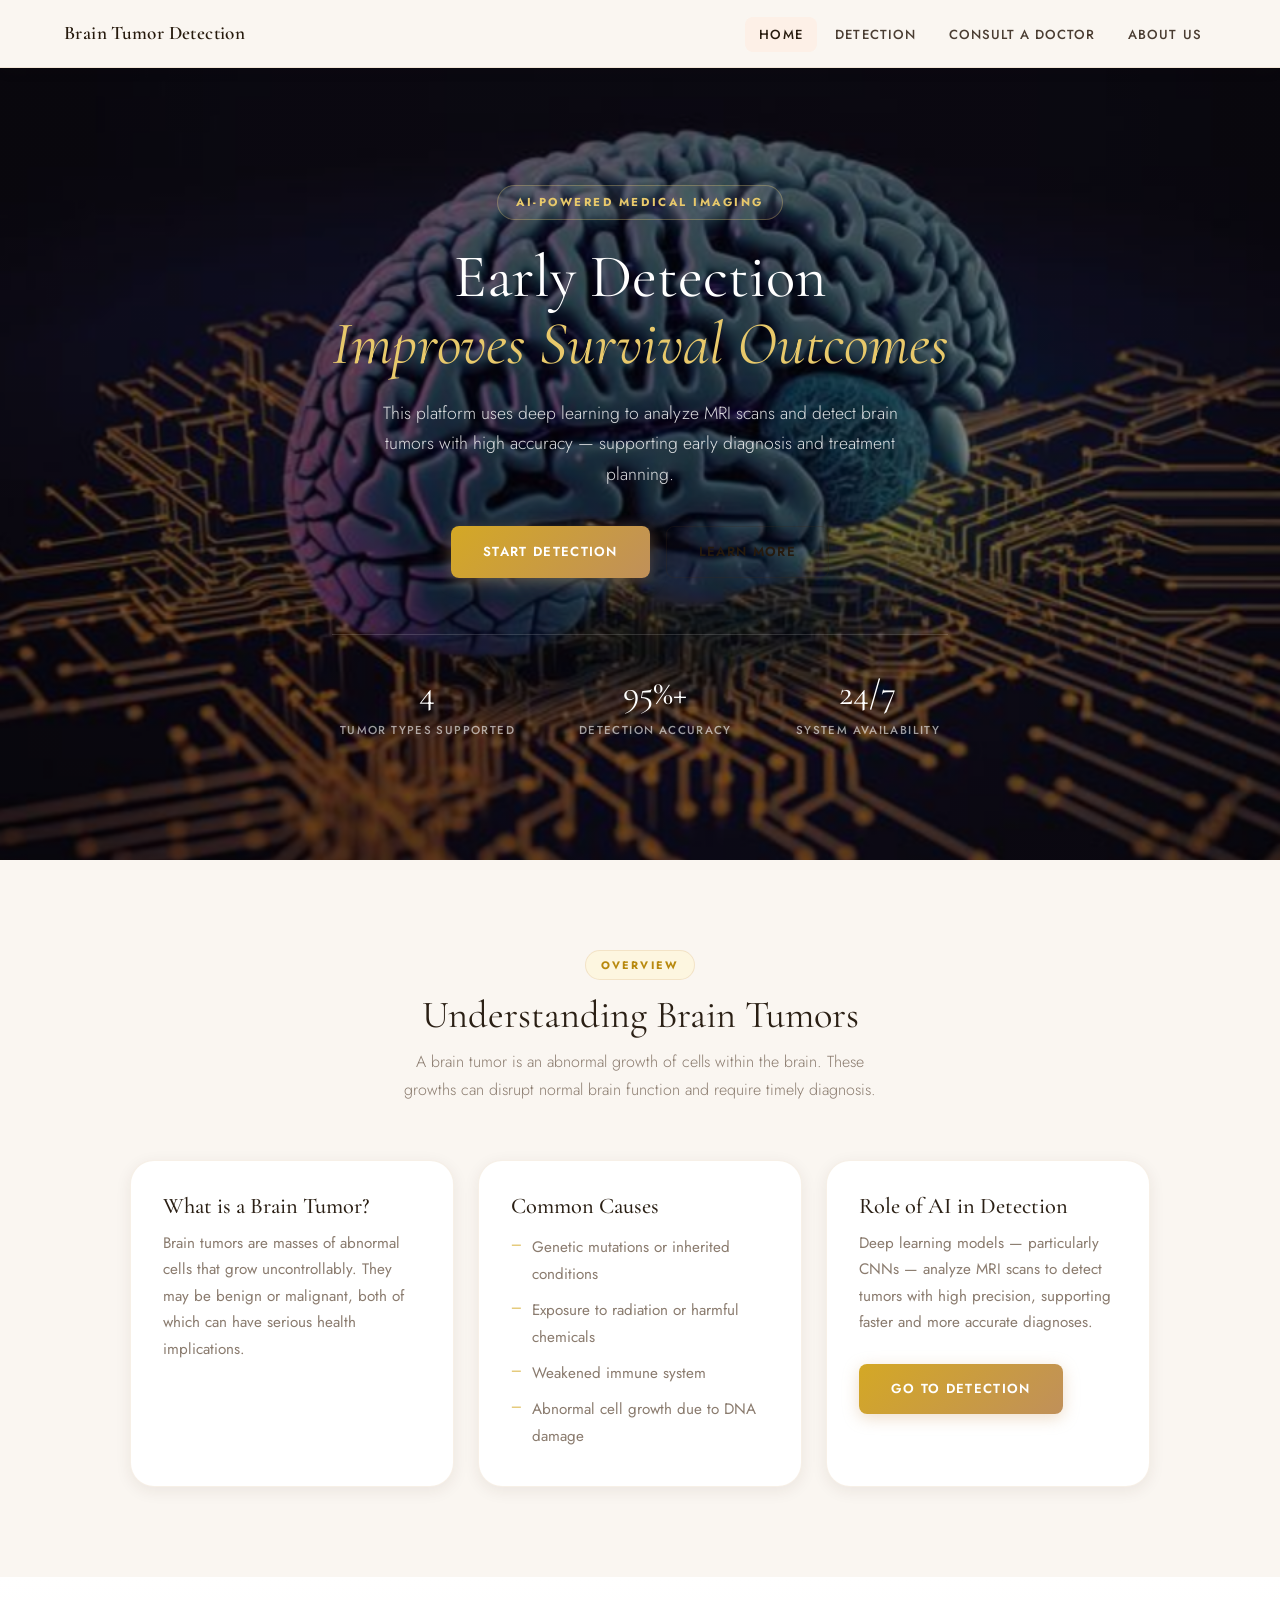
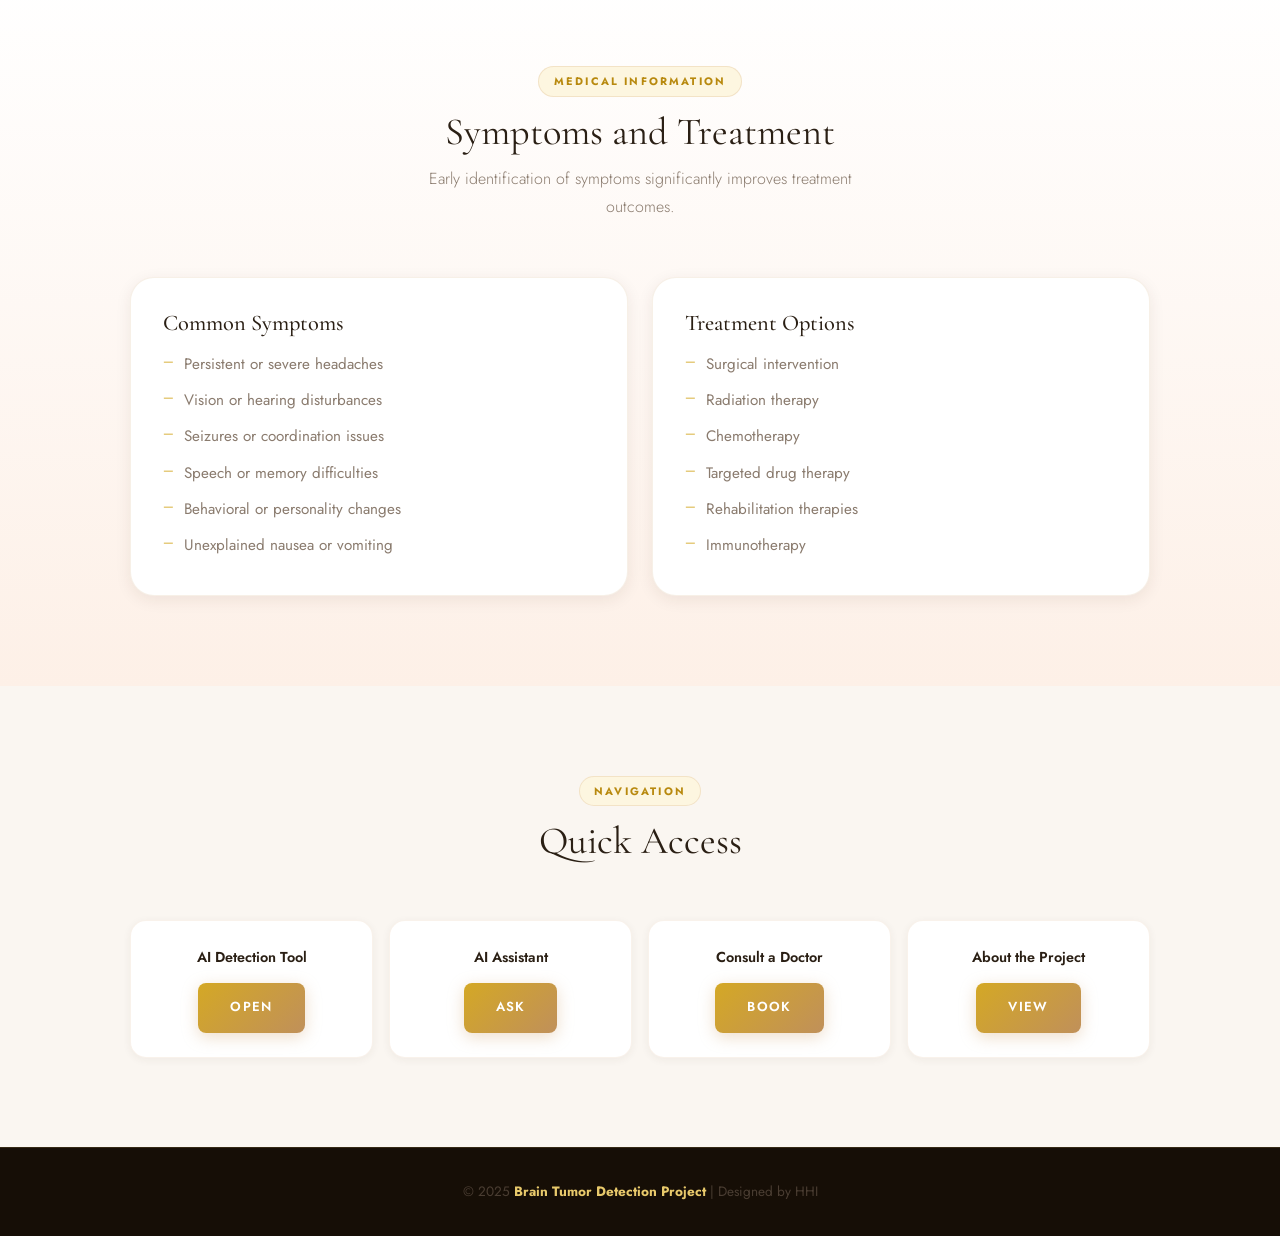
<file: BRAIN_TUMOR_WEB/static/index.html>
<!DOCTYPE html>
<html lang="en">
<head>
  <meta charset="UTF-8">
  <meta name="viewport" content="width=device-width, initial-scale=1.0">
  <title>Brain Tumor Detection - Home</title>
  <link rel="stylesheet" href="atyle1.css">
</head>
<body>
 
<!-- Navigation -->
<nav>
  <h1>Brain Tumor Detection</h1>
  <ul>
    <li><a href="index.html" class="active">Home</a></li>
    <li><a href="detection.html">Detection</a></li>
    <li><a href="consult.html">Consult a Doctor</a></li>
    <li><a href="about.html">About Us</a></li>
  </ul>
</nav>
 
<main>
 
  <!-- Hero Section -->
  <section class="hero">
    <div class="hero-inner">
 
      <span class="hero-eyebrow">AI-Powered Medical Imaging</span>
 
      <h2>Early Detection<br><em>Improves Survival Outcomes</em></h2>
 
      <p>
        This platform uses deep learning to analyze MRI scans and detect brain tumors
        with high accuracy — supporting early diagnosis and treatment planning.
      </p>
 
      <div class="hero-actions">
        <a href="detection.html" class="btn btn-primary">Start Detection</a>
        <a href="#about" class="btn btn-outline">Learn More</a>
      </div>
 
      <div class="hero-stats">
        <div class="hero-stat">
          <span class="num">4</span>
          <span class="lbl">Tumor Types Supported</span>
        </div>
        <div class="hero-stat">
          <span class="num">95%+</span>
          <span class="lbl">Detection Accuracy</span>
        </div>
        <div class="hero-stat">
          <span class="num">24/7</span>
          <span class="lbl">System Availability</span>
        </div>
      </div>
 
    </div>
  </section>
 
  <!-- About Section -->
  <section class="section" id="about">
    <div class="container">
 
      <div class="section-header">
        <span class="section-tag">Overview</span>
        <h2>Understanding Brain Tumors</h2>
        <p>
          A brain tumor is an abnormal growth of cells within the brain. These growths
          can disrupt normal brain function and require timely diagnosis.
        </p>
      </div>
 
      <div class="card-grid">
 
        <div class="card">
          <h3>What is a Brain Tumor?</h3>
          <p>
            Brain tumors are masses of abnormal cells that grow uncontrollably.
            They may be benign or malignant, both of which can have serious health implications.
          </p>
        </div>
 
        <div class="card">
          <h3>Common Causes</h3>
          <ul>
            <li>Genetic mutations or inherited conditions</li>
            <li>Exposure to radiation or harmful chemicals</li>
            <li>Weakened immune system</li>
            <li>Abnormal cell growth due to DNA damage</li>
          </ul>
        </div>
 
        <div class="card">
          <h3>Role of AI in Detection</h3>
          <p>
            Deep learning models — particularly CNNs — analyze MRI scans to detect
            tumors with high precision, supporting faster and more accurate diagnoses.
          </p>
          <br>
          <a href="detection.html" class="btn btn-primary">Go to Detection</a>
        </div>
 
      </div>
    </div>
  </section>
 
  <!-- Symptoms & Treatment Section -->
  <section class="section section-alt" id="symptoms">
    <div class="container">
 
      <div class="section-header">
        <span class="section-tag">Medical Information</span>
        <h2>Symptoms and Treatment</h2>
        <p>Early identification of symptoms significantly improves treatment outcomes.</p>
      </div>
 
      <div class="card-grid-2">
 
        <div class="card">
          <h3>Common Symptoms</h3>
          <ul>
            <li>Persistent or severe headaches</li>
            <li>Vision or hearing disturbances</li>
            <li>Seizures or coordination issues</li>
            <li>Speech or memory difficulties</li>
            <li>Behavioral or personality changes</li>
            <li>Unexplained nausea or vomiting</li>
          </ul>
        </div>
 
        <div class="card">
          <h3>Treatment Options</h3>
          <ul>
            <li>Surgical intervention</li>
            <li>Radiation therapy</li>
            <li>Chemotherapy</li>
            <li>Targeted drug therapy</li>
            <li>Rehabilitation therapies</li>
            <li>Immunotherapy</li>
          </ul>
        </div>
 
      </div>
    </div>
  </section>
 
  <!-- Quick Access Section -->
  <section class="section" id="links">
    <div class="container">
 
      <div class="section-header">
        <span class="section-tag">Navigation</span>
        <h2>Quick Access</h2>
      </div>
 
      <div class="info-strip">
 
        <div class="info-item">
          <strong>AI Detection Tool</strong>
          <a href="detection.html" class="btn btn-primary">Open</a>
        </div>
 
        <div class="info-item">
          <strong>AI Assistant</strong>
          <a href="ask_ai.html" class="btn btn-primary">Ask</a>
        </div>
 
        <div class="info-item">
          <strong>Consult a Doctor</strong>
          <a href="consult.html" class="btn btn-primary">Book</a>
        </div>
 
        <div class="info-item">
          <strong>About the Project</strong>
          <a href="about.html" class="btn btn-primary">View</a>
        </div>
 
      </div>
    </div>
  </section>
 
</main>
 
<!-- Footer -->
<footer>
  <p>&copy; 2025 <strong>Brain Tumor Detection Project</strong> | Designed by HHI</p>
</footer>
 
</body>
</html>
</file>
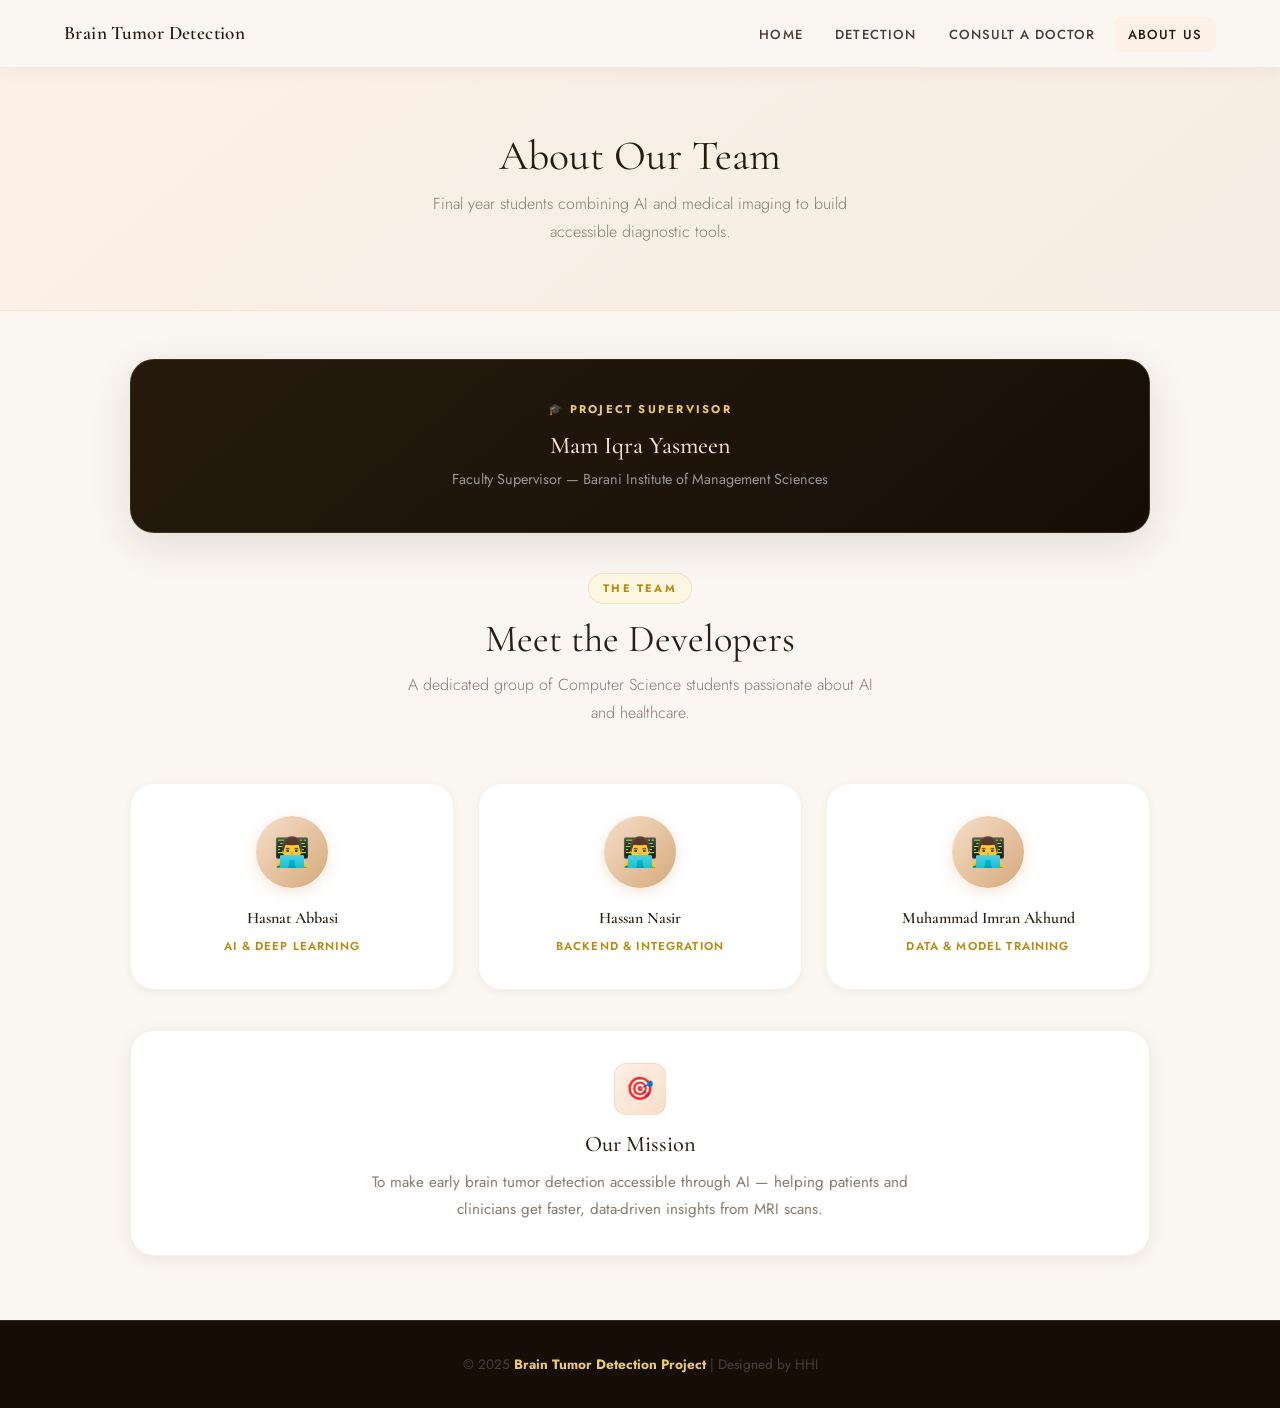
<file: BRAIN_TUMOR_WEB/static/about.html>
<!DOCTYPE html>
<html lang="en">
<head>
  <meta charset="UTF-8">
  <meta name="viewport" content="width=device-width, initial-scale=1.0">
  <title>About Us — Brain Tumor Detection</title>
  <link rel="stylesheet" href="atyle1.css">
</head>
<body>
 
<!-- Navigation -->
<nav>
  <h1>Brain Tumor Detection</h1>
  <ul>
    <li><a href="static\index.html">Home</a></li>
    <li><a href="detection.html">Detection</a></li>
    <li><a href="consult.html">Consult a Doctor</a></li>
    <li><a href="about.html" class="active">About Us</a></li>
  </ul>
</nav>
 
<!-- Page Header -->
<div class="page-hero">
  <h2>About Our Team</h2>
  <p>Final year students combining AI and medical imaging to build accessible diagnostic tools.</p>
</div>
 
<div class="container" style="padding-top: 3rem; padding-bottom: 4rem;">
 
  <!-- Supervisor Card -->
  <div class="supervisor-card">
    <span class="sup-label">🎓 Project Supervisor</span>
    <h3>Mam Iqra Yasmeen</h3>
    <p>Faculty Supervisor — Barani Institute of Management Sciences</p>
  </div>
 
  <!-- Team Section Header -->
  <div class="section-header">
    <span class="section-tag">The Team</span>
    <h2>Meet the Developers</h2>
    <p>A dedicated group of Computer Science students passionate about AI and healthcare.</p>
  </div>
 
  <!-- Team Members Grid -->
  <div class="team-grid">
 
    <div class="team-card">
      <div class="team-avatar">👨‍💻</div>
      <div class="name">Hasnat Abbasi</div>
      <div class="role">AI &amp; Deep Learning</div>
    </div>
 
    <div class="team-card">
      <div class="team-avatar">👨‍💻</div>
      <div class="name">Hassan Nasir</div>
      <div class="role">Backend &amp; Integration</div>
    </div>
 

    <div class="team-card">
      <div class="team-avatar">👨‍💻</div>
      <div class="name">Muhammad Imran Akhund</div>
      <div class="role">Data &amp; Model Training</div>
    </div>
 
  </div>
 
  <!-- Mission Card -->
  <div class="card" style="margin-top: 2.5rem; text-align: center;">
    <div class="card-icon" style="margin: 0 auto 1rem;">🎯</div>
    <h3>Our Mission</h3>
    <p style="max-width: 560px; margin: 0.75rem auto 0;">
      To make early brain tumor detection accessible through AI — helping patients
      and clinicians get faster, data-driven insights from MRI scans.
    </p>
  </div>
 
</div>
 
<!-- Footer -->
<footer>
  <p>&copy; 2025 <strong>Brain Tumor Detection Project</strong> | Designed by HHI</p>
</footer>
 
</body>
</html>
</file>
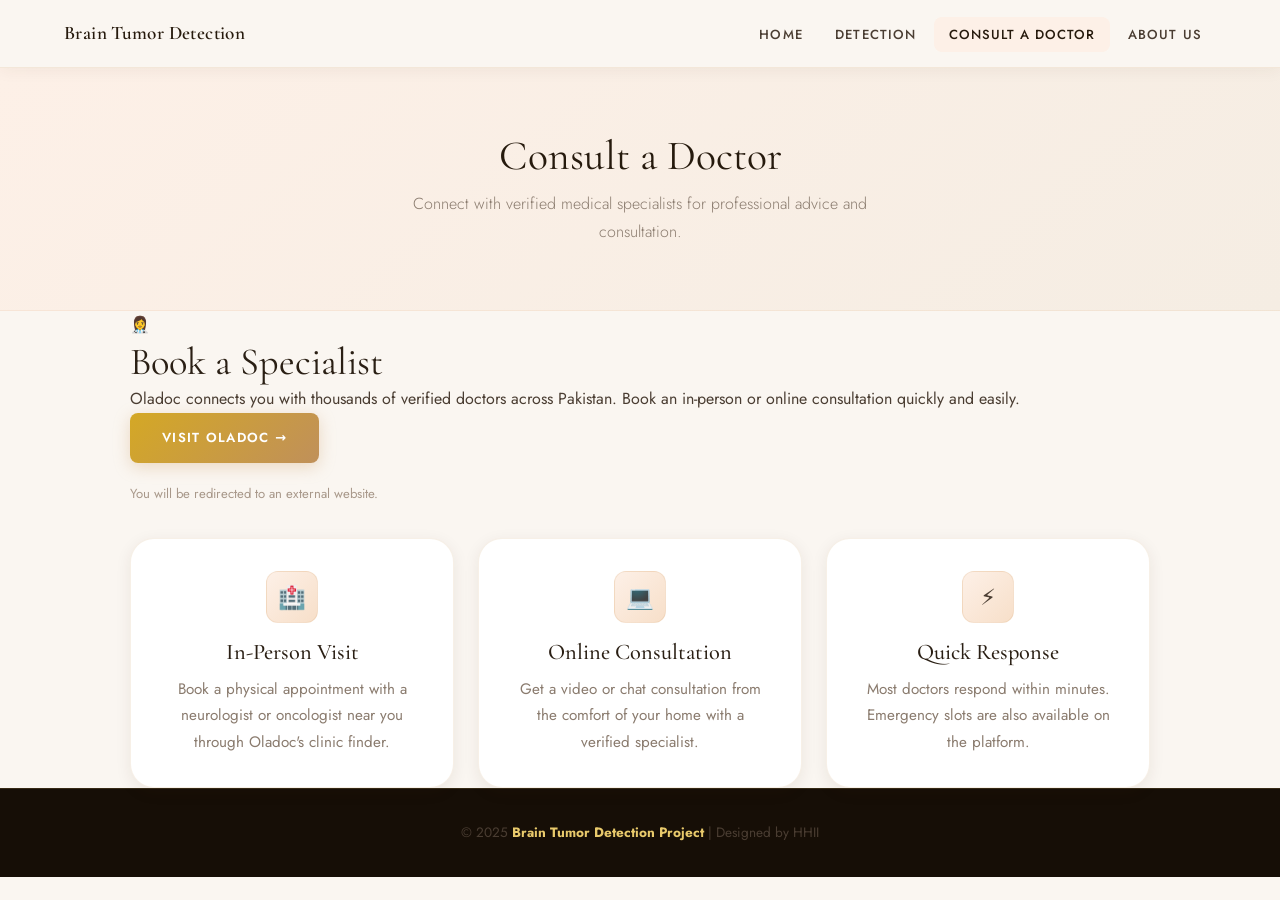
<file: BRAIN_TUMOR_WEB/static/consult.html>
<!DOCTYPE html>
<html lang="en">
<head>
  <meta charset="UTF-8">
  <meta name="viewport" content="width=device-width, initial-scale=1.0">
  <title>Consult a Doctor — Brain Tumor Detection</title>
  <link rel="stylesheet" href="atyle1.css">
</head>
<body>

<nav>
  <h1>Brain Tumor Detection</h1>
  <ul>
    <li><a href="static\index.html">Home</a></li>
    <li><a href="/detection.html">Detection</a></li>
    <li><a href="/consult.html" class="active">Consult a Doctor</a></li>
    <li><a href="/about.html">About Us</a></li>
  </ul>
</nav>

<div class="page-hero">
  <h2>Consult a Doctor</h2>
  <p>Connect with verified medical specialists for professional advice and consultation.</p>
</div>

<div class="container">
  <div class="consult-card">
    <div class="consult-icon">👩‍⚕️</div>
    <h2>Book a Specialist</h2>
    <p>Oladoc connects you with thousands of verified doctors across Pakistan. Book an in-person or online consultation quickly and easily.</p>
    <a href="https://oladoc.com" target="_blank" rel="noopener noreferrer" class="btn btn-primary">
      Visit Oladoc →
    </a>
    <p style="margin-top:1.25rem;font-size:0.82rem;color:var(--muted)">You will be redirected to an external website.</p>
  </div>

  <div class="card-grid" style="margin-top:2rem">
    <div class="card" style="text-align:center">
      <div class="card-icon" style="margin:0 auto 1rem">🏥</div>
      <h3>In-Person Visit</h3>
      <p>Book a physical appointment with a neurologist or oncologist near you through Oladoc's clinic finder.</p>
    </div>
    <div class="card" style="text-align:center">
      <div class="card-icon" style="margin:0 auto 1rem">💻</div>
      <h3>Online Consultation</h3>
      <p>Get a video or chat consultation from the comfort of your home with a verified specialist.</p>
    </div>
    <div class="card" style="text-align:center">
      <div class="card-icon" style="margin:0 auto 1rem">⚡</div>
      <h3>Quick Response</h3>
      <p>Most doctors respond within minutes. Emergency slots are also available on the platform.</p>
    </div>
  </div>
</div>

<footer>
  <p>&copy; 2025 <strong>Brain Tumor Detection Project</strong> | Designed by HHII</p>
</footer>

</body>
</html>
</file>
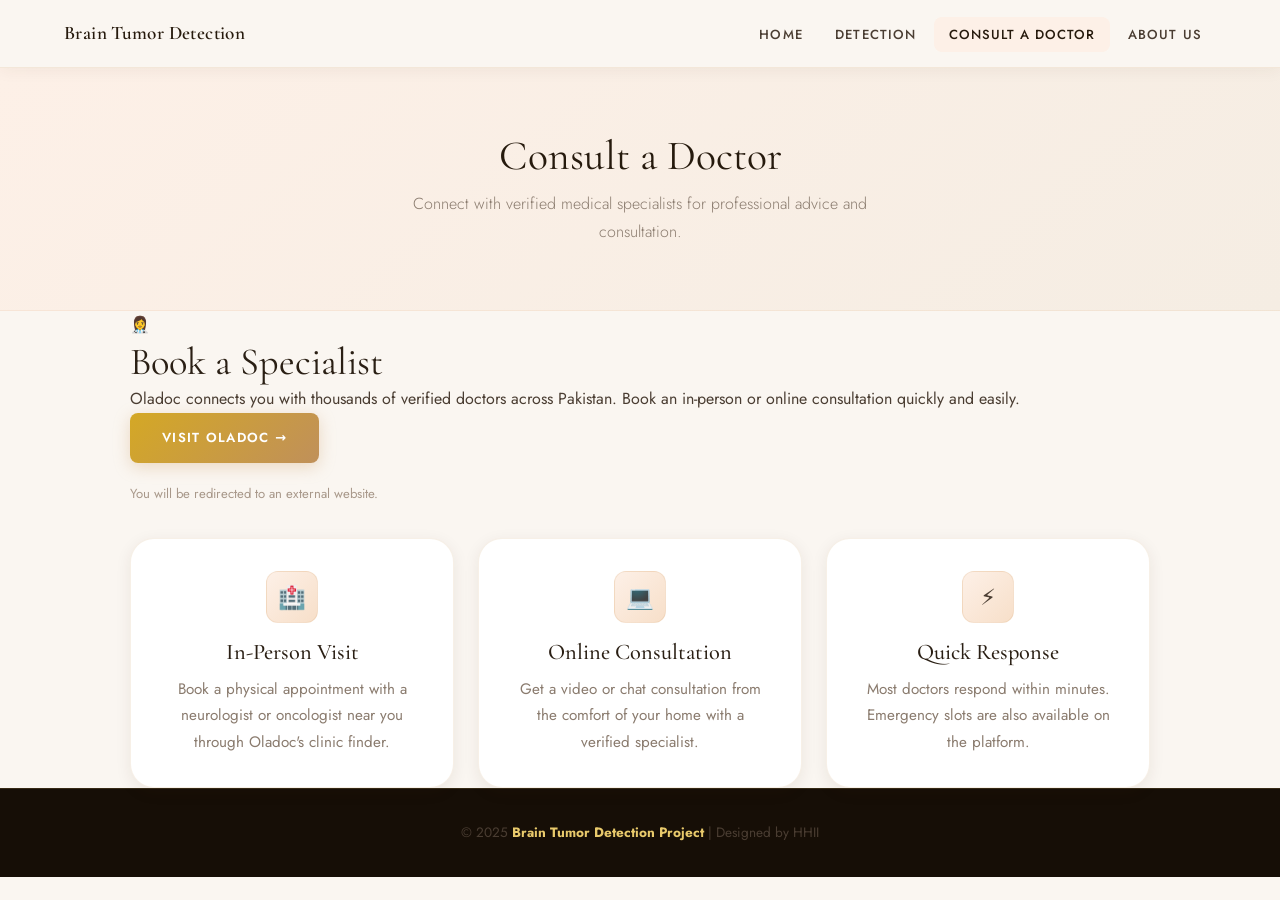
<file: BRAIN_TUMOR_WEB/static/New folder/consult.html>
<!DOCTYPE html>
<html lang="en">
<head>
  <meta charset="UTF-8">
  <meta name="viewport" content="width=device-width, initial-scale=1.0">
  <title>Consult a Doctor — Brain Tumor Detection</title>
  <link rel="stylesheet" href="atyle1.css">
</head>
<body>

<nav>
  <h1>Brain Tumor Detection</h1>
  <ul>
    <li><a href="index.html">Home</a></li>
    <li><a href="/detection.html">Detection</a></li>
    <li><a href="/consult.html" class="active">Consult a Doctor</a></li>
    <li><a href="/about.html">About Us</a></li>
  </ul>
</nav>

<div class="page-hero">
  <h2>Consult a Doctor</h2>
  <p>Connect with verified medical specialists for professional advice and consultation.</p>
</div>

<div class="container">
  <div class="consult-card">
    <div class="consult-icon">👩‍⚕️</div>
    <h2>Book a Specialist</h2>
    <p>Oladoc connects you with thousands of verified doctors across Pakistan. Book an in-person or online consultation quickly and easily.</p>
    <a href="https://oladoc.com" target="_blank" rel="noopener noreferrer" class="btn btn-primary">
      Visit Oladoc →
    </a>
    <p style="margin-top:1.25rem;font-size:0.82rem;color:var(--muted)">You will be redirected to an external website.</p>
  </div>

  <div class="card-grid" style="margin-top:2rem">
    <div class="card" style="text-align:center">
      <div class="card-icon" style="margin:0 auto 1rem">🏥</div>
      <h3>In-Person Visit</h3>
      <p>Book a physical appointment with a neurologist or oncologist near you through Oladoc's clinic finder.</p>
    </div>
    <div class="card" style="text-align:center">
      <div class="card-icon" style="margin:0 auto 1rem">💻</div>
      <h3>Online Consultation</h3>
      <p>Get a video or chat consultation from the comfort of your home with a verified specialist.</p>
    </div>
    <div class="card" style="text-align:center">
      <div class="card-icon" style="margin:0 auto 1rem">⚡</div>
      <h3>Quick Response</h3>
      <p>Most doctors respond within minutes. Emergency slots are also available on the platform.</p>
    </div>
  </div>
</div>

<footer>
  <p>&copy; 2025 <strong>Brain Tumor Detection Project</strong> | Designed by HHII</p>
</footer>

</body>
</html>
</file>
<file: BRAIN_TUMOR_WEB/static/atyle1.css>
@import url('https://fonts.googleapis.com/css2?family=Cormorant+Garamond:ital,wght@0,400;0,500;1,400&family=Jost:wght@300;400;500;600&display=swap');
 
/* ── Variables ─────────────────────────────────────── */
:root {
  --ivory:        #faf6f1;
  --porcelain:    #f5ede3;
  --blush-50:     #fdf0e7;
  --blush-100:    #f7dfc9;
  --sand-300:     #d4a97a;
  --sand-400:     #c0905a;
  --gold-100:     #fdf6e0;
  --gold-300:     #e8c96b;
  --gold-400:     #d4a825;
  --gold-500:     #b8890e;
  --umber-800:    #261a0d;
  --umber-900:    #160e06;
  --warm-gray:    #8a7b6e;
  --muted:        #a8988a;
  --text-dark:    #2a1f14;
  --text-body:    #4a3d32;
  --white:        #ffffff;
 
  --shadow-sm:    0 4px 16px rgba(61, 43, 26, 0.08);
  --shadow-md:    0 12px 40px rgba(61, 43, 26, 0.12);
 
  --radius-sm:    8px;
  --radius:       16px;
  --radius-lg:    24px;
 
  --font-display: 'Cormorant Garamond', Georgia, serif;
  --font-body:    'Jost', system-ui, sans-serif;
}
 
/* ── Reset ─────────────────────────────────────────── */
*, *::before, *::after {
  box-sizing: border-box;
  margin: 0;
  padding: 0;
}
 
html { font-size: 16px; }
 
body {
  font-family: var(--font-body);
  background: var(--ivory);
  color: var(--text-body);
  line-height: 1.75;
  -webkit-font-smoothing: antialiased;
}
 
/* ── Typography ────────────────────────────────────── */
h1, h2, h3 {
  font-family: var(--font-display);
  color: var(--text-dark);
  line-height: 1.2;
  font-weight: 400;
}
 
h1 { font-size: clamp(2rem, 5vw, 3.5rem); }
h2 { font-size: clamp(1.6rem, 3vw, 2.4rem); }
h3 { font-size: clamp(1.1rem, 2vw, 1.4rem); font-weight: 500; }
h4 { font-size: 0.9rem; font-weight: 600; font-family: var(--font-body); letter-spacing: 0.1em; text-transform: uppercase; color: var(--muted); }
 
p   { color: var(--text-body); line-height: 1.75; }
ul  { list-style: none; }
a   { text-decoration: none; color: inherit; }
em  { font-style: italic; }
 
/* ── Layout ────────────────────────────────────────── */
.container {
  max-width: 1100px;
  margin: 0 auto;
  padding: 0 clamp(1.5rem, 5vw, 2.5rem);
}
 
.section {
  padding: clamp(3.5rem, 7vw, 6rem) clamp(1.5rem, 5vw, 4rem);
}
 
.section-alt {
  background: linear-gradient(180deg, var(--white) 0%, var(--blush-50) 100%);
}
 
/* ── Navbar ────────────────────────────────────────── */
nav {
  position: sticky;
  top: 0;
  z-index: 100;
  display: flex;
  align-items: center;
  justify-content: space-between;
  padding: 0 clamp(1.5rem, 5vw, 4rem);
  height: 68px;
  background: rgba(250, 246, 241, 0.95);
  backdrop-filter: blur(12px);
  border-bottom: 1px solid rgba(212, 169, 122, 0.2);
  box-shadow: 0 2px 16px rgba(61, 43, 26, 0.06);
}
 
nav h1 {
  font-family: var(--font-display);
  font-size: 1.2rem;
  font-weight: 600;
  color: var(--umber-800);
  letter-spacing: 0.02em;
}
 
nav ul {
  display: flex;
  align-items: center;
  gap: 0.25rem;
}
 
nav ul li a {
  font-size: 0.82rem;
  font-weight: 500;
  color: var(--text-body);
  padding: 0.5rem 0.9rem;
  border-radius: var(--radius-sm);
  letter-spacing: 0.08em;
  text-transform: uppercase;
  transition: color 0.2s, background 0.2s;
}
 
nav ul li a:hover,
nav ul li a.active {
  color: var(--umber-800);
  background: var(--blush-50);
}
 
/* ── Buttons ───────────────────────────────────────── */
.btn {
  display: inline-flex;
  align-items: center;
  justify-content: center;
  gap: 0.5rem;
  font-family: var(--font-body);
  font-size: 0.82rem;
  font-weight: 600;
  letter-spacing: 0.1em;
  text-transform: uppercase;
  padding: 0.85rem 2rem;
  border-radius: var(--radius-sm);
  cursor: pointer;
  border: none;
  transition: transform 0.2s, box-shadow 0.2s;
  white-space: nowrap;
}
 
.btn-primary {
  background: linear-gradient(135deg, var(--gold-400), var(--sand-400));
  color: var(--white);
  box-shadow: 0 4px 16px rgba(212, 169, 122, 0.4);
}
 
.btn-primary:hover {
  transform: translateY(-2px);
  box-shadow: 0 8px 24px rgba(212, 169, 122, 0.5);
}
 
.btn-outline {
  background: transparent;
  color: var(--umber-800);
  border: 1.5px solid rgba(61, 43, 26, 0.25);
}
 
.btn-outline:hover {
  border-color: var(--gold-400);
  color: var(--gold-500);
  background: var(--gold-100);
}
 
/* ── Hero ──────────────────────────────────────────── */
.hero {
  min-height: 88vh;
  display: flex;
  align-items: center;
  justify-content: center;
  text-align: center;
  padding: 5rem clamp(1.5rem, 7vw, 5rem);
  background:
    linear-gradient(rgba(0,0,0,0.45), rgba(0,0,0,0.45)),
    url("../static/background.png") no-repeat center center / cover;
}
 
.hero-inner {
  max-width: 800px;
}
 
.hero-eyebrow {
  display: inline-block;
  font-size: 0.72rem;
  font-weight: 700;
  letter-spacing: 0.22em;
  text-transform: uppercase;
  color: var(--gold-300);
  margin-bottom: 1.5rem;
  background: rgba(255,255,255,0.08);
  padding: 0.4rem 1.1rem;
  border-radius: 999px;
  border: 1px solid rgba(232, 201, 107, 0.3);
}
 
.hero h2 {
  font-size: clamp(2.2rem, 5.5vw, 3.8rem);
  font-weight: 400;
  color: var(--white);
  margin-bottom: 1.25rem;
  line-height: 1.1;
}
 
.hero h2 em {
  font-style: italic;
  color: var(--gold-300);
}
 
.hero p {
  font-size: clamp(1rem, 2vw, 1.1rem);
  color: rgba(255, 255, 255, 0.85);
  max-width: 540px;
  margin: 0 auto 2.25rem;
  font-weight: 300;
}
 
.hero-actions {
  display: flex;
  gap: 1rem;
  justify-content: center;
  flex-wrap: wrap;
  margin-bottom: 3.5rem;
}
 
.hero-stats {
  display: flex;
  justify-content: center;
  gap: clamp(2rem, 5vw, 4rem);
  padding-top: 2.5rem;
  border-top: 1px solid rgba(255, 255, 255, 0.15);
  flex-wrap: wrap;
}
 
.hero-stat { text-align: center; }
 
.hero-stat .num {
  font-family: var(--font-display);
  font-size: clamp(1.6rem, 3vw, 2.2rem);
  font-weight: 400;
  color: var(--white);
  display: block;
  line-height: 1;
  margin-bottom: 0.3rem;
}
 
.hero-stat .lbl {
  font-size: 0.72rem;
  color: rgba(255, 255, 255, 0.6);
  letter-spacing: 0.12em;
  text-transform: uppercase;
  font-weight: 500;
}
 
/* ── Section Header ────────────────────────────────── */
.section-header {
  text-align: center;
  margin-bottom: clamp(2rem, 5vw, 3.5rem);
}
 
.section-tag {
  display: inline-block;
  font-size: 0.68rem;
  font-weight: 700;
  letter-spacing: 0.2em;
  text-transform: uppercase;
  color: var(--gold-500);
  background: var(--gold-100);
  border: 1px solid rgba(212, 169, 122, 0.25);
  padding: 0.3rem 0.9rem;
  border-radius: 999px;
  margin-bottom: 0.75rem;
}
 
.section-header h2 { margin-bottom: 0.6rem; }
 
.section-header p {
  max-width: 480px;
  margin: 0 auto;
  color: var(--warm-gray);
  font-weight: 300;
}
 
/* ── Cards ─────────────────────────────────────────── */
.card {
  background: var(--white);
  border: 1px solid rgba(212, 169, 122, 0.18);
  border-radius: var(--radius-lg);
  padding: 2rem;
  box-shadow: var(--shadow-sm);
  transition: transform 0.3s, box-shadow 0.3s;
}
 
.card:hover {
  transform: translateY(-5px);
  box-shadow: var(--shadow-md);
}
 
.card h3 { margin-bottom: 0.6rem; }
.card p  { color: var(--warm-gray); font-size: 0.95rem; }
 
.card ul li {
  padding: 0.3rem 0;
  display: flex;
  align-items: flex-start;
  gap: 0.6rem;
  color: var(--warm-gray);
  font-size: 0.95rem;
}
 
.card ul li::before {
  content: '—';
  color: var(--gold-400);
  flex-shrink: 0;
  font-size: 0.75rem;
  line-height: 1.75;
}
 
.card-grid   { display: grid; grid-template-columns: repeat(auto-fit, minmax(270px, 1fr)); gap: 1.5rem; }
.card-grid-2 { display: grid; grid-template-columns: repeat(auto-fit, minmax(320px, 1fr)); gap: 1.5rem; }
 
/* ── Info Strip ────────────────────────────────────── */
.info-strip {
  display: grid;
  grid-template-columns: repeat(auto-fit, minmax(180px, 1fr));
  gap: 1rem;
}
 
.info-item {
  background: var(--white);
  border-radius: var(--radius);
  padding: 1.5rem 1.25rem;
  text-align: center;
  border: 1px solid rgba(212, 169, 122, 0.15);
  box-shadow: 0 2px 8px rgba(61, 43, 26, 0.06);
}
 
.info-item strong {
  display: block;
  font-size: 0.9rem;
  font-weight: 600;
  color: var(--text-dark);
  margin-bottom: 0.75rem;
}
 
/* ── Page Hero (inner pages) ───────────────────────── */
.page-hero {
  background: linear-gradient(140deg, var(--blush-50), var(--porcelain));
  padding: clamp(2.5rem, 5vw, 4.5rem) clamp(1.5rem, 6vw, 4rem);
  text-align: center;
  border-bottom: 1px solid rgba(212, 169, 122, 0.15);
}
 
.page-hero h2 {
  font-size: clamp(1.7rem, 3.5vw, 2.6rem);
  color: var(--umber-800);
  margin-bottom: 0.5rem;
}
 
.page-hero p {
  color: var(--warm-gray);
  max-width: 480px;
  margin: 0 auto;
  font-weight: 300;
}
 
/* ── Detection / Upload ─────────────────────────────── */
.detection-wrapper {
  max-width: 700px;
  margin: 2.5rem auto;
  padding: 0 clamp(1rem, 5vw, 2rem);
}
 
.upload-area {
  border: 2px dashed rgba(212, 169, 122, 0.4);
  border-radius: var(--radius-lg);
  padding: 2.5rem 2rem;
  text-align: center;
  cursor: pointer;
  transition: background 0.2s, border-color 0.2s;
  margin-bottom: 1.25rem;
  position: relative;
  background: rgba(247, 223, 201, 0.06);
}
 
.upload-area:hover {
  background: rgba(247, 223, 201, 0.14);
  border-color: var(--sand-400);
}
 
.upload-area.drag-over {
  background: var(--gold-100);
  border-color: var(--gold-400);
  border-style: solid;
}
 
.upload-area input[type="file"] {
  position: absolute;
  inset: 0;
  opacity: 0;
  cursor: pointer;
  width: 100%;
  height: 100%;
}
 
.upload-area .upload-icon {
  font-size: 2.5rem;
  margin-bottom: 0.75rem;
  display: block;
}
 
.upload-area p       { color: var(--warm-gray); font-size: 0.95rem; }
.upload-area p strong { color: var(--text-dark); font-weight: 600; }
 
.file-name {
  color: var(--gold-500);
  margin-top: 0.5rem;
  font-size: 0.88rem;
  font-weight: 500;
}
 
#previewSection {
  display: none;
  margin-bottom: 1.25rem;
  text-align: center;
}
 
#previewSection h4 { color: var(--muted); margin-bottom: 0.6rem; }
 
#previewImg {
  max-width: 100%;
  max-height: 240px;
  border-radius: var(--radius);
  border: 1px solid rgba(212, 169, 122, 0.25);
  box-shadow: var(--shadow-sm);
}
 
/* Analyze Button */
.btn-analyze {
  width: 100%;
  padding: 1rem;
  background: linear-gradient(135deg, var(--gold-400), var(--sand-400));
  color: var(--white);
  border: none;
  border-radius: var(--radius);
  font-family: var(--font-body);
  font-size: 0.88rem;
  font-weight: 700;
  letter-spacing: 0.1em;
  text-transform: uppercase;
  cursor: pointer;
  transition: transform 0.2s, box-shadow 0.2s;
  box-shadow: 0 4px 20px rgba(212, 169, 122, 0.4);
}
 
.btn-analyze:hover   { transform: translateY(-2px); box-shadow: 0 8px 28px rgba(212, 169, 122, 0.5); }
.btn-analyze:disabled { opacity: 0.45; cursor: not-allowed; transform: none; box-shadow: none; }
 
/* Loading */
.loading {
  display: none;
  color: var(--gold-500);
  font-weight: 600;
  margin: 1.5rem 0;
  text-align: center;
  font-size: 0.85rem;
  letter-spacing: 0.08em;
  text-transform: uppercase;
}
 
@keyframes spin { to { transform: rotate(360deg); } }
 
.spinner {
  width: 40px;
  height: 40px;
  border: 3px solid rgba(212, 169, 122, 0.2);
  border-top-color: var(--gold-400);
  border-radius: 50%;
  animation: spin 0.85s linear infinite;
  margin: 0 auto 12px;
}
 
/* Results */
.result-container {
  margin-top: 1.5rem;
  display: none;
}
 
.result-stats {
  display: grid;
  grid-template-columns: 1fr 1fr;
  gap: 1rem;
  margin: 1.25rem 0;
}
 
.stat-box {
  background: var(--white);
  border: 1px solid rgba(212, 169, 122, 0.15);
  border-radius: var(--radius);
  padding: 1.25rem;
  text-align: center;
  box-shadow: 0 2px 8px rgba(61, 43, 26, 0.06);
}
 
.stat-box .label {
  color: var(--muted);
  font-size: 0.68rem;
  letter-spacing: 0.16em;
  text-transform: uppercase;
  font-weight: 700;
  margin-bottom: 0.4rem;
  display: block;
}
 
.stat-box .value {
  color: var(--gold-500);
  font-size: 1.3rem;
  font-weight: 700;
  font-family: var(--font-display);
}
 
/* Confidence bar */
.confidence-bar-wrap {
  background: var(--white);
  border: 1px solid rgba(212, 169, 122, 0.15);
  border-radius: var(--radius);
  padding: 1.25rem;
  margin-bottom: 1.25rem;
  box-shadow: 0 2px 8px rgba(61, 43, 26, 0.06);
}
 
.confidence-bar-wrap .label {
  color: var(--muted);
  font-size: 0.68rem;
  letter-spacing: 0.16em;
  text-transform: uppercase;
  font-weight: 700;
  margin-bottom: 0.75rem;
  display: block;
}
 
.bar-bg {
  background: var(--blush-100);
  border-radius: 999px;
  height: 8px;
  overflow: hidden;
}
 
.bar-fill {
  height: 100%;
  border-radius: 999px;
  background: linear-gradient(90deg, var(--gold-300), var(--sand-400));
  transition: width 1.2s ease;
  width: 0%;
}
 
.bar-pct {
  color: var(--gold-500);
  font-size: 0.82rem;
  margin-top: 0.4rem;
  text-align: right;
  font-weight: 600;
}
 
/* Result badges */
.result-badge {
  padding: 0.3rem 1rem;
  border-radius: 999px;
  font-weight: 700;
  font-size: 0.76rem;
  letter-spacing: 0.1em;
  text-transform: uppercase;
  display: inline-block;
  margin-bottom: 0.75rem;
}
 
.badge-tumor    { background: rgba(224,90,75,0.08); color: #c0392b; border: 1px solid rgba(224,90,75,0.25); }
.badge-no-tumor { background: rgba(212,169,122,0.12); color: var(--gold-500); border: 1px solid rgba(212,169,122,0.3); }
 
#predictionText {
  color: var(--text-dark);
  font-size: 1.2rem;
  margin-bottom: 0.4rem;
  font-family: var(--font-display);
  font-weight: 500;
}
 
#mask-output {
  max-width: 100%;
  border: 1.5px solid rgba(212, 169, 122, 0.25);
  border-radius: var(--radius);
  margin-top: 0.75rem;
  box-shadow: var(--shadow-sm);
}
 
/* ── Supervisor Card ───────────────────────────────── */
.supervisor-card {
  background: linear-gradient(140deg, var(--umber-800), var(--umber-900));
  border-radius: var(--radius-lg);
  padding: 2.5rem 2rem;
  text-align: center;
  margin-bottom: 2.5rem;
  box-shadow: var(--shadow-md);
  border: 1px solid rgba(232, 201, 107, 0.15);
}
 
.supervisor-card .sup-label {
  font-size: 0.7rem;
  font-weight: 700;
  letter-spacing: 0.2em;
  text-transform: uppercase;
  color: var(--gold-300);
  margin-bottom: 0.75rem;
  display: block;
}
 
.supervisor-card h3 {
  color: var(--blush-100);
  font-size: 1.5rem;
  margin-bottom: 0.4rem;
}
 
.supervisor-card p {
  color: rgba(255, 255, 255, 0.55);
  font-size: 0.9rem;
}
 
/* ── Team Cards ────────────────────────────────────── */
.team-grid {
  display: grid;
  grid-template-columns: repeat(auto-fit, minmax(200px, 1fr));
  gap: 1.5rem;
  margin-top: 2rem;
  margin-bottom: 0;
}
 
.team-card {
  background: var(--white);
  border: 1px solid rgba(212, 169, 122, 0.15);
  border-radius: var(--radius-lg);
  padding: 2rem 1.5rem;
  text-align: center;
  box-shadow: 0 2px 8px rgba(61, 43, 26, 0.06);
  transition: transform 0.3s, box-shadow 0.3s;
}
 
.team-card:hover {
  transform: translateY(-5px);
  box-shadow: var(--shadow-md);
}
 
.team-avatar {
  width: 72px;
  height: 72px;
  border-radius: 50%;
  background: linear-gradient(135deg, var(--blush-100), var(--sand-300));
  display: flex;
  align-items: center;
  justify-content: center;
  font-size: 1.8rem;
  margin: 0 auto 1rem;
  box-shadow: 0 4px 14px rgba(212, 169, 122, 0.3);
}
 
.team-card .name {
  font-family: var(--font-display);
  font-weight: 600;
  font-size: 1rem;
  color: var(--text-dark);
  margin-bottom: 0.25rem;
}
 
.team-card .role {
  font-size: 0.72rem;
  color: var(--gold-500);
  font-weight: 600;
  letter-spacing: 0.1em;
  text-transform: uppercase;
}
 
/* ── Card Icon ─────────────────────────────────────── */
.card-icon {
  width: 52px;
  height: 52px;
  border-radius: 12px;
  background: linear-gradient(135deg, var(--blush-50), var(--blush-100));
  border: 1px solid rgba(212, 169, 122, 0.2);
  display: flex;
  align-items: center;
  justify-content: center;
  font-size: 1.4rem;
  margin-bottom: 1.25rem;
}
 
/* ── Forms ─────────────────────────────────────────── */
.form-group {
  display: flex;
  flex-direction: column;
  gap: 0.4rem;
  margin-bottom: 1.25rem;
}
 
.form-label {
  font-size: 0.72rem;
  font-weight: 700;
  letter-spacing: 0.12em;
  text-transform: uppercase;
  color: var(--warm-gray);
}
 
.form-control {
  padding: 0.82rem 1rem;
  font-family: var(--font-body);
  font-size: 0.95rem;
  color: var(--text-dark);
  background: var(--white);
  border: 1.5px solid rgba(212, 169, 122, 0.25);
  border-radius: var(--radius-sm);
  outline: none;
  transition: border-color 0.2s, box-shadow 0.2s;
  width: 100%;
}
 
.form-control::placeholder { color: var(--muted); font-weight: 300; }
.form-control:hover  { border-color: rgba(212, 169, 122, 0.5); }
.form-control:focus  { border-color: var(--gold-400); box-shadow: 0 0 0 3px rgba(212, 169, 122, 0.15); }
 
textarea.form-control { resize: vertical; min-height: 110px; }
 
.form-row { display: grid; grid-template-columns: 1fr 1fr; gap: 1rem; }
 
/* ── Footer ────────────────────────────────────────── */
footer {
  background: var(--umber-900);
  color: rgba(255, 255, 255, 0.45);
  text-align: center;
  padding: 2rem 1.5rem;
  font-size: 0.85rem;
  border-top: 1px solid rgba(232, 201, 107, 0.15);
}
 
footer strong { color: var(--gold-300); }
 
/* ── Utility ───────────────────────────────────────── */
.text-center { text-align: center; }
.text-muted  { color: var(--muted); }
.text-accent { color: var(--gold-500); }
.mt-2 { margin-top: 1rem; }
.mt-3 { margin-top: 1.5rem; }
.mb-2 { margin-bottom: 1rem; }
.mb-3 { margin-bottom: 1.5rem; }
 
/* ── Responsive ────────────────────────────────────── */
@media (max-width: 768px) {
  nav {
    flex-wrap: wrap;
    height: auto;
    padding: 0.9rem 1.25rem;
    gap: 0.5rem;
  }
 
  nav ul {
    flex-basis: 100%;
    flex-direction: column;
    align-items: flex-start;
    gap: 0;
  }
 
  nav ul li a {
    display: block;
    width: 100%;
    padding: 0.65rem 0.5rem;
    border-bottom: 1px solid rgba(212, 169, 122, 0.1);
  }
 
  .hero { min-height: 75vh; }
  .hero-stats { gap: 1.5rem; }
 
  .card-grid,
  .card-grid-2 { grid-template-columns: 1fr; }
 
  .result-stats { grid-template-columns: 1fr; }
  .form-row     { grid-template-columns: 1fr; }
}
 
@media (max-width: 480px) {
  .hero-actions { flex-direction: column; align-items: stretch; }
  .hero-stats   { flex-direction: column; align-items: center; }
  .info-strip   { grid-template-columns: 1fr 1fr; }
}
</file>
<file: BRAIN_TUMOR_WEB/static/New folder/atyle1.css>
@import url('https://fonts.googleapis.com/css2?family=Cormorant+Garamond:ital,wght@0,400;0,500;1,400&family=Jost:wght@300;400;500;600&display=swap');
 
/* ── Variables ─────────────────────────────────────── */
:root {
  --ivory:        #faf6f1;
  --porcelain:    #f5ede3;
  --blush-50:     #fdf0e7;
  --blush-100:    #f7dfc9;
  --sand-300:     #d4a97a;
  --sand-400:     #c0905a;
  --gold-100:     #fdf6e0;
  --gold-300:     #e8c96b;
  --gold-400:     #d4a825;
  --gold-500:     #b8890e;
  --umber-800:    #261a0d;
  --umber-900:    #160e06;
  --warm-gray:    #8a7b6e;
  --muted:        #a8988a;
  --text-dark:    #2a1f14;
  --text-body:    #4a3d32;
  --white:        #ffffff;
 
  --shadow-sm:    0 4px 16px rgba(61, 43, 26, 0.08);
  --shadow-md:    0 12px 40px rgba(61, 43, 26, 0.12);
 
  --radius-sm:    8px;
  --radius:       16px;
  --radius-lg:    24px;
 
  --font-display: 'Cormorant Garamond', Georgia, serif;
  --font-body:    'Jost', system-ui, sans-serif;
}
 
/* ── Reset ─────────────────────────────────────────── */
*, *::before, *::after {
  box-sizing: border-box;
  margin: 0;
  padding: 0;
}
 
html { font-size: 16px; }
 
body {
  font-family: var(--font-body);
  background: var(--ivory);
  color: var(--text-body);
  line-height: 1.75;
  -webkit-font-smoothing: antialiased;
}
 
/* ── Typography ────────────────────────────────────── */
h1, h2, h3 {
  font-family: var(--font-display);
  color: var(--text-dark);
  line-height: 1.2;
  font-weight: 400;
}
 
h1 { font-size: clamp(2rem, 5vw, 3.5rem); }
h2 { font-size: clamp(1.6rem, 3vw, 2.4rem); }
h3 { font-size: clamp(1.1rem, 2vw, 1.4rem); font-weight: 500; }
h4 { font-size: 0.9rem; font-weight: 600; font-family: var(--font-body); letter-spacing: 0.1em; text-transform: uppercase; color: var(--muted); }
 
p   { color: var(--text-body); line-height: 1.75; }
ul  { list-style: none; }
a   { text-decoration: none; color: inherit; }
em  { font-style: italic; }
 
/* ── Layout ────────────────────────────────────────── */
.container {
  max-width: 1100px;
  margin: 0 auto;
  padding: 0 clamp(1.5rem, 5vw, 2.5rem);
}
 
.section {
  padding: clamp(3.5rem, 7vw, 6rem) clamp(1.5rem, 5vw, 4rem);
}
 
.section-alt {
  background: linear-gradient(180deg, var(--white) 0%, var(--blush-50) 100%);
}
 
/* ── Navbar ────────────────────────────────────────── */
nav {
  position: sticky;
  top: 0;
  z-index: 100;
  display: flex;
  align-items: center;
  justify-content: space-between;
  padding: 0 clamp(1.5rem, 5vw, 4rem);
  height: 68px;
  background: rgba(250, 246, 241, 0.95);
  backdrop-filter: blur(12px);
  border-bottom: 1px solid rgba(212, 169, 122, 0.2);
  box-shadow: 0 2px 16px rgba(61, 43, 26, 0.06);
}
 
nav h1 {
  font-family: var(--font-display);
  font-size: 1.2rem;
  font-weight: 600;
  color: var(--umber-800);
  letter-spacing: 0.02em;
}
 
nav ul {
  display: flex;
  align-items: center;
  gap: 0.25rem;
}
 
nav ul li a {
  font-size: 0.82rem;
  font-weight: 500;
  color: var(--text-body);
  padding: 0.5rem 0.9rem;
  border-radius: var(--radius-sm);
  letter-spacing: 0.08em;
  text-transform: uppercase;
  transition: color 0.2s, background 0.2s;
}
 
nav ul li a:hover,
nav ul li a.active {
  color: var(--umber-800);
  background: var(--blush-50);
}
 
/* ── Buttons ───────────────────────────────────────── */
.btn {
  display: inline-flex;
  align-items: center;
  justify-content: center;
  gap: 0.5rem;
  font-family: var(--font-body);
  font-size: 0.82rem;
  font-weight: 600;
  letter-spacing: 0.1em;
  text-transform: uppercase;
  padding: 0.85rem 2rem;
  border-radius: var(--radius-sm);
  cursor: pointer;
  border: none;
  transition: transform 0.2s, box-shadow 0.2s;
  white-space: nowrap;
}
 
.btn-primary {
  background: linear-gradient(135deg, var(--gold-400), var(--sand-400));
  color: var(--white);
  box-shadow: 0 4px 16px rgba(212, 169, 122, 0.4);
}
 
.btn-primary:hover {
  transform: translateY(-2px);
  box-shadow: 0 8px 24px rgba(212, 169, 122, 0.5);
}
 
.btn-outline {
  background: transparent;
  color: var(--umber-800);
  border: 1.5px solid rgba(61, 43, 26, 0.25);
}
 
.btn-outline:hover {
  border-color: var(--gold-400);
  color: var(--gold-500);
  background: var(--gold-100);
}
 
/* ── Hero ──────────────────────────────────────────── */
.hero {
  min-height: 88vh;
  display: flex;
  align-items: center;
  justify-content: center;
  text-align: center;
  padding: 5rem clamp(1.5rem, 7vw, 5rem);
  background:
    linear-gradient(rgba(0,0,0,0.45), rgba(0,0,0,0.45)),
    url("../static/background.png") no-repeat center center / cover;
}
 
.hero-inner {
  max-width: 800px;
}
 
.hero-eyebrow {
  display: inline-block;
  font-size: 0.72rem;
  font-weight: 700;
  letter-spacing: 0.22em;
  text-transform: uppercase;
  color: var(--gold-300);
  margin-bottom: 1.5rem;
  background: rgba(255,255,255,0.08);
  padding: 0.4rem 1.1rem;
  border-radius: 999px;
  border: 1px solid rgba(232, 201, 107, 0.3);
}
 
.hero h2 {
  font-size: clamp(2.2rem, 5.5vw, 3.8rem);
  font-weight: 400;
  color: var(--white);
  margin-bottom: 1.25rem;
  line-height: 1.1;
}
 
.hero h2 em {
  font-style: italic;
  color: var(--gold-300);
}
 
.hero p {
  font-size: clamp(1rem, 2vw, 1.1rem);
  color: rgba(255, 255, 255, 0.85);
  max-width: 540px;
  margin: 0 auto 2.25rem;
  font-weight: 300;
}
 
.hero-actions {
  display: flex;
  gap: 1rem;
  justify-content: center;
  flex-wrap: wrap;
  margin-bottom: 3.5rem;
}
 
.hero-stats {
  display: flex;
  justify-content: center;
  gap: clamp(2rem, 5vw, 4rem);
  padding-top: 2.5rem;
  border-top: 1px solid rgba(255, 255, 255, 0.15);
  flex-wrap: wrap;
}
 
.hero-stat { text-align: center; }
 
.hero-stat .num {
  font-family: var(--font-display);
  font-size: clamp(1.6rem, 3vw, 2.2rem);
  font-weight: 400;
  color: var(--white);
  display: block;
  line-height: 1;
  margin-bottom: 0.3rem;
}
 
.hero-stat .lbl {
  font-size: 0.72rem;
  color: rgba(255, 255, 255, 0.6);
  letter-spacing: 0.12em;
  text-transform: uppercase;
  font-weight: 500;
}
 
/* ── Section Header ────────────────────────────────── */
.section-header {
  text-align: center;
  margin-bottom: clamp(2rem, 5vw, 3.5rem);
}
 
.section-tag {
  display: inline-block;
  font-size: 0.68rem;
  font-weight: 700;
  letter-spacing: 0.2em;
  text-transform: uppercase;
  color: var(--gold-500);
  background: var(--gold-100);
  border: 1px solid rgba(212, 169, 122, 0.25);
  padding: 0.3rem 0.9rem;
  border-radius: 999px;
  margin-bottom: 0.75rem;
}
 
.section-header h2 { margin-bottom: 0.6rem; }
 
.section-header p {
  max-width: 480px;
  margin: 0 auto;
  color: var(--warm-gray);
  font-weight: 300;
}
 
/* ── Cards ─────────────────────────────────────────── */
.card {
  background: var(--white);
  border: 1px solid rgba(212, 169, 122, 0.18);
  border-radius: var(--radius-lg);
  padding: 2rem;
  box-shadow: var(--shadow-sm);
  transition: transform 0.3s, box-shadow 0.3s;
}
 
.card:hover {
  transform: translateY(-5px);
  box-shadow: var(--shadow-md);
}
 
.card h3 { margin-bottom: 0.6rem; }
.card p  { color: var(--warm-gray); font-size: 0.95rem; }
 
.card ul li {
  padding: 0.3rem 0;
  display: flex;
  align-items: flex-start;
  gap: 0.6rem;
  color: var(--warm-gray);
  font-size: 0.95rem;
}
 
.card ul li::before {
  content: '—';
  color: var(--gold-400);
  flex-shrink: 0;
  font-size: 0.75rem;
  line-height: 1.75;
}
 
.card-grid   { display: grid; grid-template-columns: repeat(auto-fit, minmax(270px, 1fr)); gap: 1.5rem; }
.card-grid-2 { display: grid; grid-template-columns: repeat(auto-fit, minmax(320px, 1fr)); gap: 1.5rem; }
 
/* ── Info Strip ────────────────────────────────────── */
.info-strip {
  display: grid;
  grid-template-columns: repeat(auto-fit, minmax(180px, 1fr));
  gap: 1rem;
}
 
.info-item {
  background: var(--white);
  border-radius: var(--radius);
  padding: 1.5rem 1.25rem;
  text-align: center;
  border: 1px solid rgba(212, 169, 122, 0.15);
  box-shadow: 0 2px 8px rgba(61, 43, 26, 0.06);
}
 
.info-item strong {
  display: block;
  font-size: 0.9rem;
  font-weight: 600;
  color: var(--text-dark);
  margin-bottom: 0.75rem;
}
 
/* ── Page Hero (inner pages) ───────────────────────── */
.page-hero {
  background: linear-gradient(140deg, var(--blush-50), var(--porcelain));
  padding: clamp(2.5rem, 5vw, 4.5rem) clamp(1.5rem, 6vw, 4rem);
  text-align: center;
  border-bottom: 1px solid rgba(212, 169, 122, 0.15);
}
 
.page-hero h2 {
  font-size: clamp(1.7rem, 3.5vw, 2.6rem);
  color: var(--umber-800);
  margin-bottom: 0.5rem;
}
 
.page-hero p {
  color: var(--warm-gray);
  max-width: 480px;
  margin: 0 auto;
  font-weight: 300;
}
 
/* ── Detection / Upload ─────────────────────────────── */
.detection-wrapper {
  max-width: 700px;
  margin: 2.5rem auto;
  padding: 0 clamp(1rem, 5vw, 2rem);
}
 
.upload-area {
  border: 2px dashed rgba(212, 169, 122, 0.4);
  border-radius: var(--radius-lg);
  padding: 2.5rem 2rem;
  text-align: center;
  cursor: pointer;
  transition: background 0.2s, border-color 0.2s;
  margin-bottom: 1.25rem;
  position: relative;
  background: rgba(247, 223, 201, 0.06);
}
 
.upload-area:hover {
  background: rgba(247, 223, 201, 0.14);
  border-color: var(--sand-400);
}
 
.upload-area.drag-over {
  background: var(--gold-100);
  border-color: var(--gold-400);
  border-style: solid;
}
 
.upload-area input[type="file"] {
  position: absolute;
  inset: 0;
  opacity: 0;
  cursor: pointer;
  width: 100%;
  height: 100%;
}
 
.upload-area .upload-icon {
  font-size: 2.5rem;
  margin-bottom: 0.75rem;
  display: block;
}
 
.upload-area p       { color: var(--warm-gray); font-size: 0.95rem; }
.upload-area p strong { color: var(--text-dark); font-weight: 600; }
 
.file-name {
  color: var(--gold-500);
  margin-top: 0.5rem;
  font-size: 0.88rem;
  font-weight: 500;
}
 
#previewSection {
  display: none;
  margin-bottom: 1.25rem;
  text-align: center;
}
 
#previewSection h4 { color: var(--muted); margin-bottom: 0.6rem; }
 
#previewImg {
  max-width: 100%;
  max-height: 240px;
  border-radius: var(--radius);
  border: 1px solid rgba(212, 169, 122, 0.25);
  box-shadow: var(--shadow-sm);
}
 
/* Analyze Button */
.btn-analyze {
  width: 100%;
  padding: 1rem;
  background: linear-gradient(135deg, var(--gold-400), var(--sand-400));
  color: var(--white);
  border: none;
  border-radius: var(--radius);
  font-family: var(--font-body);
  font-size: 0.88rem;
  font-weight: 700;
  letter-spacing: 0.1em;
  text-transform: uppercase;
  cursor: pointer;
  transition: transform 0.2s, box-shadow 0.2s;
  box-shadow: 0 4px 20px rgba(212, 169, 122, 0.4);
}
 
.btn-analyze:hover   { transform: translateY(-2px); box-shadow: 0 8px 28px rgba(212, 169, 122, 0.5); }
.btn-analyze:disabled { opacity: 0.45; cursor: not-allowed; transform: none; box-shadow: none; }
 
/* Loading */
.loading {
  display: none;
  color: var(--gold-500);
  font-weight: 600;
  margin: 1.5rem 0;
  text-align: center;
  font-size: 0.85rem;
  letter-spacing: 0.08em;
  text-transform: uppercase;
}
 
@keyframes spin { to { transform: rotate(360deg); } }
 
.spinner {
  width: 40px;
  height: 40px;
  border: 3px solid rgba(212, 169, 122, 0.2);
  border-top-color: var(--gold-400);
  border-radius: 50%;
  animation: spin 0.85s linear infinite;
  margin: 0 auto 12px;
}
 
/* Results */
.result-container {
  margin-top: 1.5rem;
  display: none;
}
 
.result-stats {
  display: grid;
  grid-template-columns: 1fr 1fr;
  gap: 1rem;
  margin: 1.25rem 0;
}
 
.stat-box {
  background: var(--white);
  border: 1px solid rgba(212, 169, 122, 0.15);
  border-radius: var(--radius);
  padding: 1.25rem;
  text-align: center;
  box-shadow: 0 2px 8px rgba(61, 43, 26, 0.06);
}
 
.stat-box .label {
  color: var(--muted);
  font-size: 0.68rem;
  letter-spacing: 0.16em;
  text-transform: uppercase;
  font-weight: 700;
  margin-bottom: 0.4rem;
  display: block;
}
 
.stat-box .value {
  color: var(--gold-500);
  font-size: 1.3rem;
  font-weight: 700;
  font-family: var(--font-display);
}
 
/* Confidence bar */
.confidence-bar-wrap {
  background: var(--white);
  border: 1px solid rgba(212, 169, 122, 0.15);
  border-radius: var(--radius);
  padding: 1.25rem;
  margin-bottom: 1.25rem;
  box-shadow: 0 2px 8px rgba(61, 43, 26, 0.06);
}
 
.confidence-bar-wrap .label {
  color: var(--muted);
  font-size: 0.68rem;
  letter-spacing: 0.16em;
  text-transform: uppercase;
  font-weight: 700;
  margin-bottom: 0.75rem;
  display: block;
}
 
.bar-bg {
  background: var(--blush-100);
  border-radius: 999px;
  height: 8px;
  overflow: hidden;
}
 
.bar-fill {
  height: 100%;
  border-radius: 999px;
  background: linear-gradient(90deg, var(--gold-300), var(--sand-400));
  transition: width 1.2s ease;
  width: 0%;
}
 
.bar-pct {
  color: var(--gold-500);
  font-size: 0.82rem;
  margin-top: 0.4rem;
  text-align: right;
  font-weight: 600;
}
 
/* Result badges */
.result-badge {
  padding: 0.3rem 1rem;
  border-radius: 999px;
  font-weight: 700;
  font-size: 0.76rem;
  letter-spacing: 0.1em;
  text-transform: uppercase;
  display: inline-block;
  margin-bottom: 0.75rem;
}
 
.badge-tumor    { background: rgba(224,90,75,0.08); color: #c0392b; border: 1px solid rgba(224,90,75,0.25); }
.badge-no-tumor { background: rgba(212,169,122,0.12); color: var(--gold-500); border: 1px solid rgba(212,169,122,0.3); }
 
#predictionText {
  color: var(--text-dark);
  font-size: 1.2rem;
  margin-bottom: 0.4rem;
  font-family: var(--font-display);
  font-weight: 500;
}
 
#mask-output {
  max-width: 100%;
  border: 1.5px solid rgba(212, 169, 122, 0.25);
  border-radius: var(--radius);
  margin-top: 0.75rem;
  box-shadow: var(--shadow-sm);
}
 
/* ── Supervisor Card ───────────────────────────────── */
.supervisor-card {
  background: linear-gradient(140deg, var(--umber-800), var(--umber-900));
  border-radius: var(--radius-lg);
  padding: 2.5rem 2rem;
  text-align: center;
  margin-bottom: 2.5rem;
  box-shadow: var(--shadow-md);
  border: 1px solid rgba(232, 201, 107, 0.15);
}
 
.supervisor-card .sup-label {
  font-size: 0.7rem;
  font-weight: 700;
  letter-spacing: 0.2em;
  text-transform: uppercase;
  color: var(--gold-300);
  margin-bottom: 0.75rem;
  display: block;
}
 
.supervisor-card h3 {
  color: var(--blush-100);
  font-size: 1.5rem;
  margin-bottom: 0.4rem;
}
 
.supervisor-card p {
  color: rgba(255, 255, 255, 0.55);
  font-size: 0.9rem;
}
 
/* ── Team Cards ────────────────────────────────────── */
.team-grid {
  display: grid;
  grid-template-columns: repeat(auto-fit, minmax(200px, 1fr));
  gap: 1.5rem;
  margin-top: 2rem;
  margin-bottom: 0;
}
 
.team-card {
  background: var(--white);
  border: 1px solid rgba(212, 169, 122, 0.15);
  border-radius: var(--radius-lg);
  padding: 2rem 1.5rem;
  text-align: center;
  box-shadow: 0 2px 8px rgba(61, 43, 26, 0.06);
  transition: transform 0.3s, box-shadow 0.3s;
}
 
.team-card:hover {
  transform: translateY(-5px);
  box-shadow: var(--shadow-md);
}
 
.team-avatar {
  width: 72px;
  height: 72px;
  border-radius: 50%;
  background: linear-gradient(135deg, var(--blush-100), var(--sand-300));
  display: flex;
  align-items: center;
  justify-content: center;
  font-size: 1.8rem;
  margin: 0 auto 1rem;
  box-shadow: 0 4px 14px rgba(212, 169, 122, 0.3);
}
 
.team-card .name {
  font-family: var(--font-display);
  font-weight: 600;
  font-size: 1rem;
  color: var(--text-dark);
  margin-bottom: 0.25rem;
}
 
.team-card .role {
  font-size: 0.72rem;
  color: var(--gold-500);
  font-weight: 600;
  letter-spacing: 0.1em;
  text-transform: uppercase;
}
 
/* ── Card Icon ─────────────────────────────────────── */
.card-icon {
  width: 52px;
  height: 52px;
  border-radius: 12px;
  background: linear-gradient(135deg, var(--blush-50), var(--blush-100));
  border: 1px solid rgba(212, 169, 122, 0.2);
  display: flex;
  align-items: center;
  justify-content: center;
  font-size: 1.4rem;
  margin-bottom: 1.25rem;
}
 
/* ── Forms ─────────────────────────────────────────── */
.form-group {
  display: flex;
  flex-direction: column;
  gap: 0.4rem;
  margin-bottom: 1.25rem;
}
 
.form-label {
  font-size: 0.72rem;
  font-weight: 700;
  letter-spacing: 0.12em;
  text-transform: uppercase;
  color: var(--warm-gray);
}
 
.form-control {
  padding: 0.82rem 1rem;
  font-family: var(--font-body);
  font-size: 0.95rem;
  color: var(--text-dark);
  background: var(--white);
  border: 1.5px solid rgba(212, 169, 122, 0.25);
  border-radius: var(--radius-sm);
  outline: none;
  transition: border-color 0.2s, box-shadow 0.2s;
  width: 100%;
}
 
.form-control::placeholder { color: var(--muted); font-weight: 300; }
.form-control:hover  { border-color: rgba(212, 169, 122, 0.5); }
.form-control:focus  { border-color: var(--gold-400); box-shadow: 0 0 0 3px rgba(212, 169, 122, 0.15); }
 
textarea.form-control { resize: vertical; min-height: 110px; }
 
.form-row { display: grid; grid-template-columns: 1fr 1fr; gap: 1rem; }
 
/* ── Footer ────────────────────────────────────────── */
footer {
  background: var(--umber-900);
  color: rgba(255, 255, 255, 0.45);
  text-align: center;
  padding: 2rem 1.5rem;
  font-size: 0.85rem;
  border-top: 1px solid rgba(232, 201, 107, 0.15);
}
 
footer strong { color: var(--gold-300); }
 
/* ── Utility ───────────────────────────────────────── */
.text-center { text-align: center; }
.text-muted  { color: var(--muted); }
.text-accent { color: var(--gold-500); }
.mt-2 { margin-top: 1rem; }
.mt-3 { margin-top: 1.5rem; }
.mb-2 { margin-bottom: 1rem; }
.mb-3 { margin-bottom: 1.5rem; }
 
/* ── Responsive ────────────────────────────────────── */
@media (max-width: 768px) {
  nav {
    flex-wrap: wrap;
    height: auto;
    padding: 0.9rem 1.25rem;
    gap: 0.5rem;
  }
 
  nav ul {
    flex-basis: 100%;
    flex-direction: column;
    align-items: flex-start;
    gap: 0;
  }
 
  nav ul li a {
    display: block;
    width: 100%;
    padding: 0.65rem 0.5rem;
    border-bottom: 1px solid rgba(212, 169, 122, 0.1);
  }
 
  .hero { min-height: 75vh; }
  .hero-stats { gap: 1.5rem; }
 
  .card-grid,
  .card-grid-2 { grid-template-columns: 1fr; }
 
  .result-stats { grid-template-columns: 1fr; }
  .form-row     { grid-template-columns: 1fr; }
}
 
@media (max-width: 480px) {
  .hero-actions { flex-direction: column; align-items: stretch; }
  .hero-stats   { flex-direction: column; align-items: center; }
  .info-strip   { grid-template-columns: 1fr 1fr; }
}
</file>
